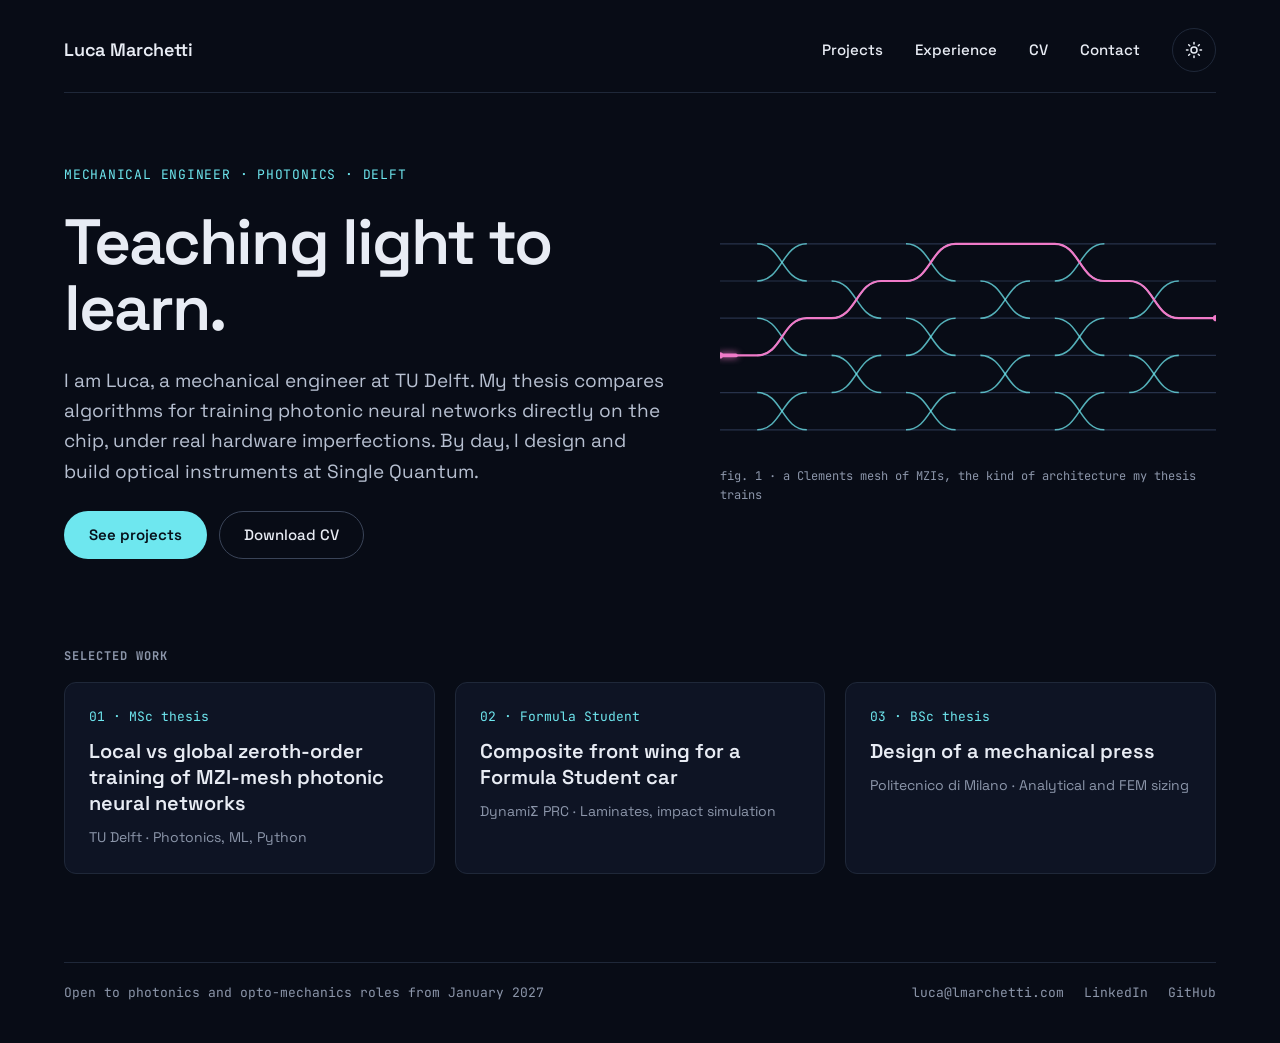
<file: index.html>
<!doctype html>
<html lang="en" data-theme="dark">
<head>
<meta charset="utf-8">
<meta name="viewport" content="width=device-width, initial-scale=1">
<title>Luca Marchetti — Mechanical engineer, photonics</title>
<meta name="description" content="Luca Marchetti, mechanical engineer at TU Delft working on photonic hardware for machine learning. Projects, experience and contact.">
<meta property="og:title" content="Luca Marchetti — Mechanical engineer, photonics">
<meta property="og:description" content="Photonics, mechanics and machine learning. MSc High-Tech Engineering at TU Delft.">
<meta property="og:url" content="https://lmarchetti.com/">
<link rel="icon" href="assets/favicon.svg" type="image/svg+xml">
<script>try{var t=localStorage.getItem('theme');if(t)document.documentElement.setAttribute('data-theme',t)}catch(e){}</script>
<link rel="preconnect" href="https://fonts.googleapis.com">
<link rel="preconnect" href="https://fonts.gstatic.com" crossorigin>
<link href="https://fonts.googleapis.com/css2?family=Space+Grotesk:wght@400;500;600;700&family=JetBrains+Mono:wght@400;500&display=swap" rel="stylesheet">
<link rel="stylesheet" href="assets/style.css">
<script src="assets/theme.js" defer></script>
</head>
<body>
<a class="skip" href="#content">Skip to content</a>
<div class="wrap">
<header class="site-header">
<a class="brand" href="index.html">Luca Marchetti</a>
<nav class="nav" aria-label="Main">
<a href="projects.html">Projects</a>
<a href="experience.html">Experience</a>
<a href="experience.html#cv">CV</a>
<a href="contact.html">Contact</a>
<button class="theme-toggle" type="button" aria-label="Switch to light theme">
<svg class="icon-sun" width="18" height="18" viewBox="0 0 24 24" fill="none" stroke="currentColor" stroke-width="2" stroke-linecap="round" aria-hidden="true"><circle cx="12" cy="12" r="4"/><path d="M12 2v2M12 20v2M4.9 4.9l1.4 1.4M17.7 17.7l1.4 1.4M2 12h2M20 12h2M4.9 19.1l1.4-1.4M17.7 6.3l1.4-1.4"/></svg>
<svg class="icon-moon" width="18" height="18" viewBox="0 0 24 24" fill="none" stroke="currentColor" stroke-width="2" stroke-linecap="round" stroke-linejoin="round" aria-hidden="true"><path d="M21 12.8A9 9 0 1 1 11.2 3a7 7 0 0 0 9.8 9.8z"/></svg>
</button>
</nav>
</header>

<main id="content">
<section class="hero">
<div class="hero-text">
<div class="eyebrow">Mechanical engineer · Photonics · Delft</div>
<h1>Teaching light to learn.</h1>
<p>I am Luca, a mechanical engineer at TU Delft. My thesis compares algorithms for training photonic neural networks directly on the chip, under real hardware imperfections. By day, I design and build optical instruments at Single Quantum.</p>
<div class="btn-row">
<a class="btn btn-primary" href="projects.html">See projects</a>
<a class="btn btn-ghost" href="assets/Luca_Marchetti_CV.pdf" download>Download CV</a>
</div>
</div>
<figure class="mesh">
<svg viewBox="0 0 800 380" role="img" aria-label="Stylised mesh of Mach-Zehnder interferometers with one light path highlighted">
<g class="wg">
<path d="M0 40 H800"/><path d="M0 100 H800"/><path d="M0 160 H800"/><path d="M0 220 H800"/><path d="M0 280 H800"/><path d="M0 340 H800"/>
</g>
<g class="mzi">
<path d="M60 40 C100 40,100 100,140 100"/><path d="M60 100 C100 100,100 40,140 40"/>
<path d="M60 160 C100 160,100 220,140 220"/><path d="M60 220 C100 220,100 160,140 160"/>
<path d="M60 280 C100 280,100 340,140 340"/><path d="M60 340 C100 340,100 280,140 280"/>
<path d="M180 100 C220 100,220 160,260 160"/><path d="M180 160 C220 160,220 100,260 100"/>
<path d="M180 220 C220 220,220 280,260 280"/><path d="M180 280 C220 280,220 220,260 220"/>
<path d="M300 40 C340 40,340 100,380 100"/><path d="M300 100 C340 100,340 40,380 40"/>
<path d="M300 160 C340 160,340 220,380 220"/><path d="M300 220 C340 220,340 160,380 160"/>
<path d="M300 280 C340 280,340 340,380 340"/><path d="M300 340 C340 340,340 280,380 280"/>
<path d="M420 100 C460 100,460 160,500 160"/><path d="M420 160 C460 160,460 100,500 100"/>
<path d="M420 220 C460 220,460 280,500 280"/><path d="M420 280 C460 280,460 220,500 220"/>
<path d="M540 40 C580 40,580 100,620 100"/><path d="M540 100 C580 100,580 40,620 40"/>
<path d="M540 160 C580 160,580 220,620 220"/><path d="M540 220 C580 220,580 160,620 160"/>
<path d="M540 280 C580 280,580 340,620 340"/><path d="M540 340 C580 340,580 280,620 280"/>
<path d="M660 100 C700 100,700 160,740 160"/><path d="M660 160 C700 160,700 100,740 100"/>
<path d="M660 220 C700 220,700 280,740 280"/><path d="M660 280 C700 280,700 220,740 220"/>
</g>
<path class="light" d="M0 220 H60 C100 220,100 160,140 160 H180 C220 160,220 100,260 100 H300 C340 100,340 40,380 40 H540 C580 40,580 100,620 100 H660 C700 100,700 160,740 160 H800"/>
<path class="pulse" pathLength="1440" d="M0 220 H60 C100 220,100 160,140 160 H180 C220 160,220 100,260 100 H300 C340 100,340 40,380 40 H540 C580 40,580 100,620 100 H660 C700 100,700 160,740 160 H800"/>
<circle class="light-dot" cx="0" cy="220" r="5"/><circle class="light-dot" cx="800" cy="160" r="5"/>
</svg>
<figcaption>fig. 1 · a Clements mesh of MZIs, the kind of architecture my thesis trains</figcaption>
</figure>
</section>

<section class="section" aria-labelledby="work">
<h2 class="label" id="work" style="margin:0">Selected work</h2>
<div class="cards">
<a class="card" href="projects/thesis.html">
<span class="kicker">01 · MSc thesis</span>
<span class="title">Local vs global zeroth-order training of MZI-mesh photonic neural networks</span>
<span class="meta">TU Delft · Photonics, ML, Python</span>
</a>
<a class="card" href="projects/front-wing.html">
<span class="kicker">02 · Formula Student</span>
<span class="title">Composite front wing for a Formula Student car</span>
<span class="meta">DynamiΣ PRC · Laminates, impact simulation</span>
</a>
<div class="card">
<span class="kicker">03 · BSc thesis</span>
<span class="title">Design of a mechanical press</span>
<span class="meta">Politecnico di Milano · Analytical and FEM sizing</span>
</div>
</div>
</section>
</main>

<footer class="site-footer">
<span>Open to photonics and opto-mechanics roles from January 2027</span>
<span class="links"><a href="mailto:luca@lmarchetti.com">luca@lmarchetti.com</a><a href="[LINKEDIN_URL]">LinkedIn</a><a href="https://github.com/l85196813-create">GitHub</a></span>
</footer>
</div>
</body>
</html>
</file>
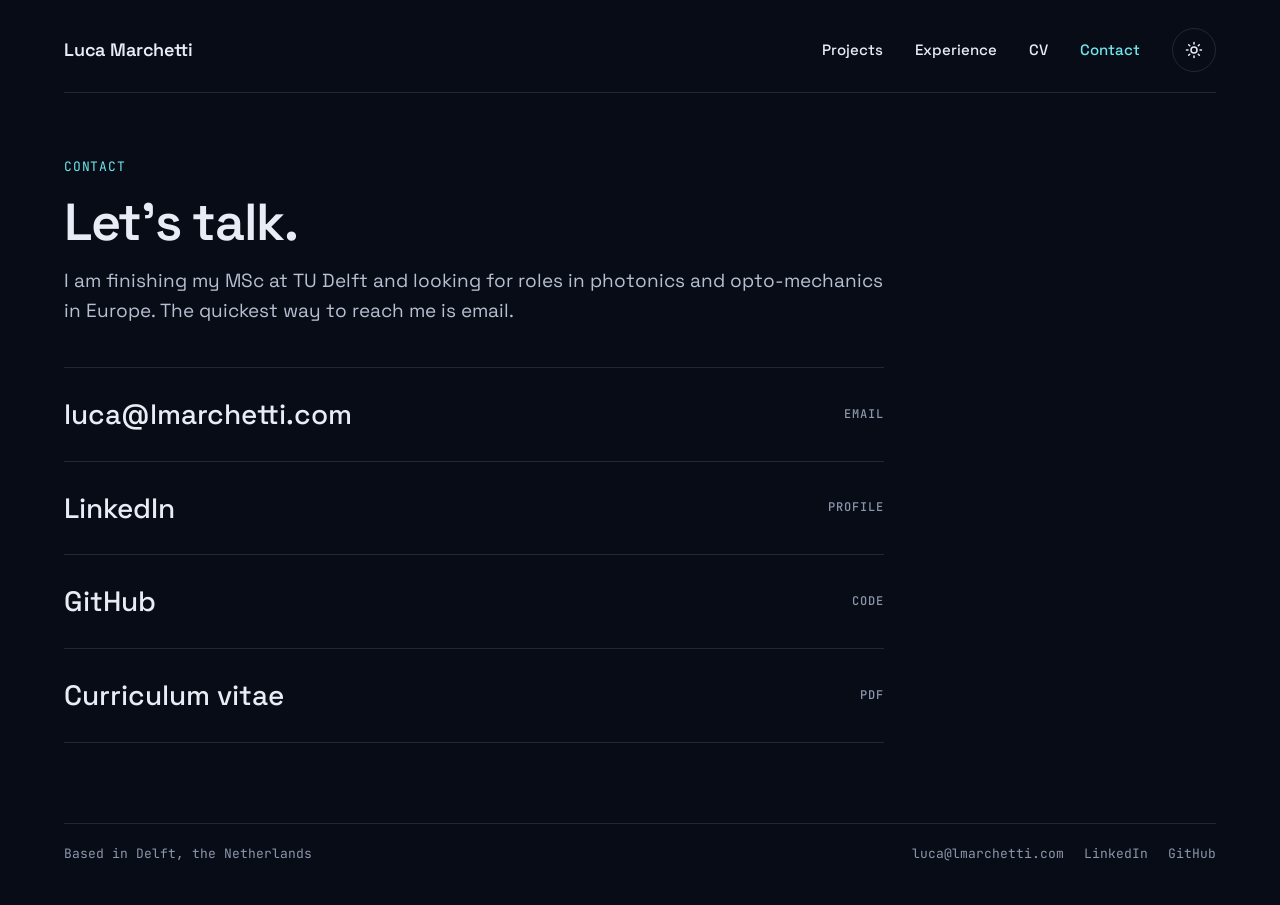
<file: contact.html>
<!doctype html>
<html lang="en" data-theme="dark">
<head>
<meta charset="utf-8">
<meta name="viewport" content="width=device-width, initial-scale=1">
<title>Contact — Luca Marchetti</title>
<meta name="description" content="Get in touch with Luca Marchetti.">
<link rel="icon" href="assets/favicon.svg" type="image/svg+xml">
<script>try{var t=localStorage.getItem('theme');if(t)document.documentElement.setAttribute('data-theme',t)}catch(e){}</script>
<link rel="preconnect" href="https://fonts.googleapis.com">
<link rel="preconnect" href="https://fonts.gstatic.com" crossorigin>
<link href="https://fonts.googleapis.com/css2?family=Space+Grotesk:wght@400;500;600;700&family=JetBrains+Mono:wght@400;500&display=swap" rel="stylesheet">
<link rel="stylesheet" href="assets/style.css">
<script src="assets/theme.js" defer></script>
</head>
<body>
<a class="skip" href="#content">Skip to content</a>
<div class="wrap">
<header class="site-header">
<a class="brand" href="index.html">Luca Marchetti</a>
<nav class="nav" aria-label="Main">
<a href="projects.html">Projects</a>
<a href="experience.html">Experience</a>
<a href="experience.html#cv">CV</a>
<a href="contact.html" aria-current="page">Contact</a>
<button class="theme-toggle" type="button" aria-label="Switch to light theme">
<svg class="icon-sun" width="18" height="18" viewBox="0 0 24 24" fill="none" stroke="currentColor" stroke-width="2" stroke-linecap="round" aria-hidden="true"><circle cx="12" cy="12" r="4"/><path d="M12 2v2M12 20v2M4.9 4.9l1.4 1.4M17.7 17.7l1.4 1.4M2 12h2M20 12h2M4.9 19.1l1.4-1.4M17.7 6.3l1.4-1.4"/></svg>
<svg class="icon-moon" width="18" height="18" viewBox="0 0 24 24" fill="none" stroke="currentColor" stroke-width="2" stroke-linecap="round" stroke-linejoin="round" aria-hidden="true"><path d="M21 12.8A9 9 0 1 1 11.2 3a7 7 0 0 0 9.8 9.8z"/></svg>
</button>
</nav>
</header>

<main id="content">
<div class="page-head">
<div class="eyebrow">Contact</div>
<h1>Let's talk.</h1>
<p>I am finishing my MSc at TU Delft and looking for roles in photonics and opto-mechanics in Europe. The quickest way to reach me is email.</p>
</div>
<ul class="contact-list">
<li><a href="mailto:luca@lmarchetti.com"><span>luca@lmarchetti.com</span><span class="label">Email</span></a></li>
<li><a href="[LINKEDIN_URL]"><span>LinkedIn</span><span class="label">Profile</span></a></li>
<li><a href="https://github.com/l85196813-create"><span>GitHub</span><span class="label">Code</span></a></li>
<li><a href="assets/Luca_Marchetti_CV.pdf" download><span>Curriculum vitae</span><span class="label">PDF</span></a></li>
</ul>
</main>

<footer class="site-footer">
<span>Based in Delft, the Netherlands</span>
<span class="links"><a href="mailto:luca@lmarchetti.com">luca@lmarchetti.com</a><a href="[LINKEDIN_URL]">LinkedIn</a><a href="https://github.com/l85196813-create">GitHub</a></span>
</footer>
</div>
</body>
</html>
</file>
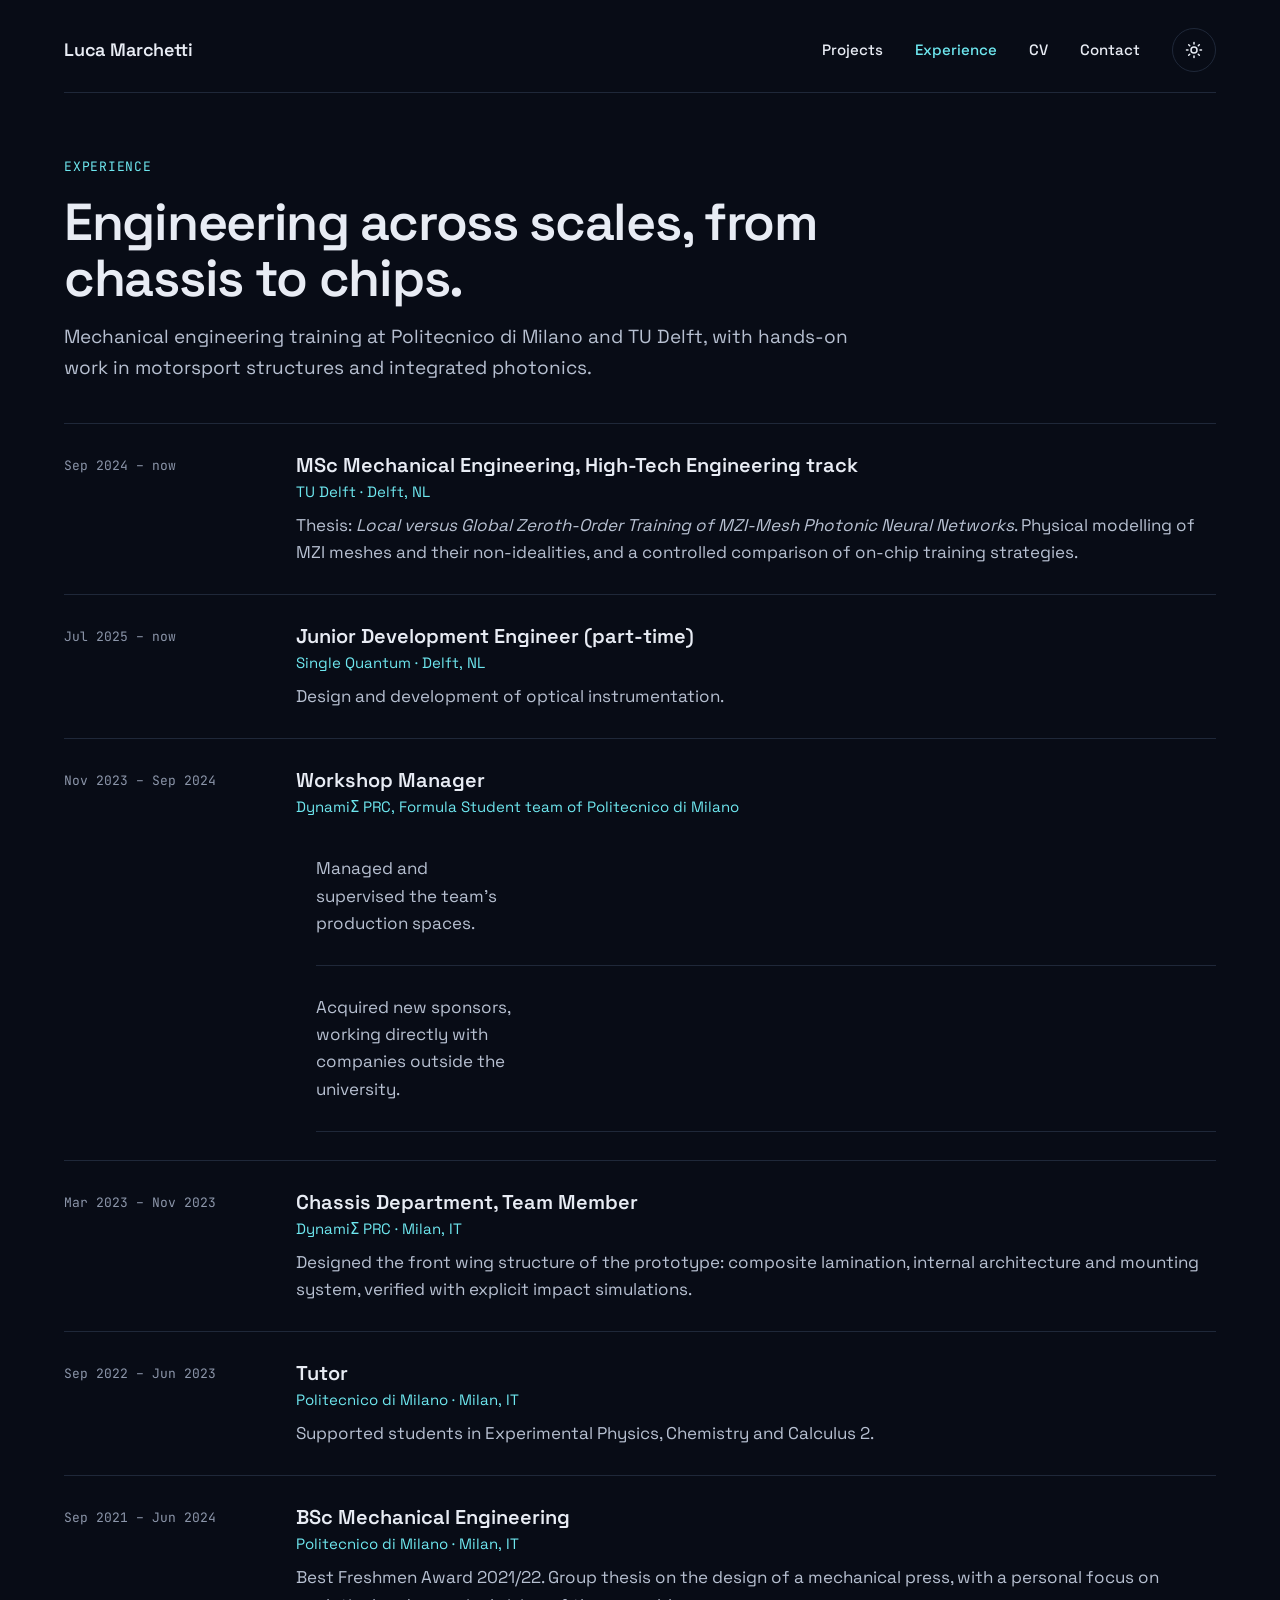
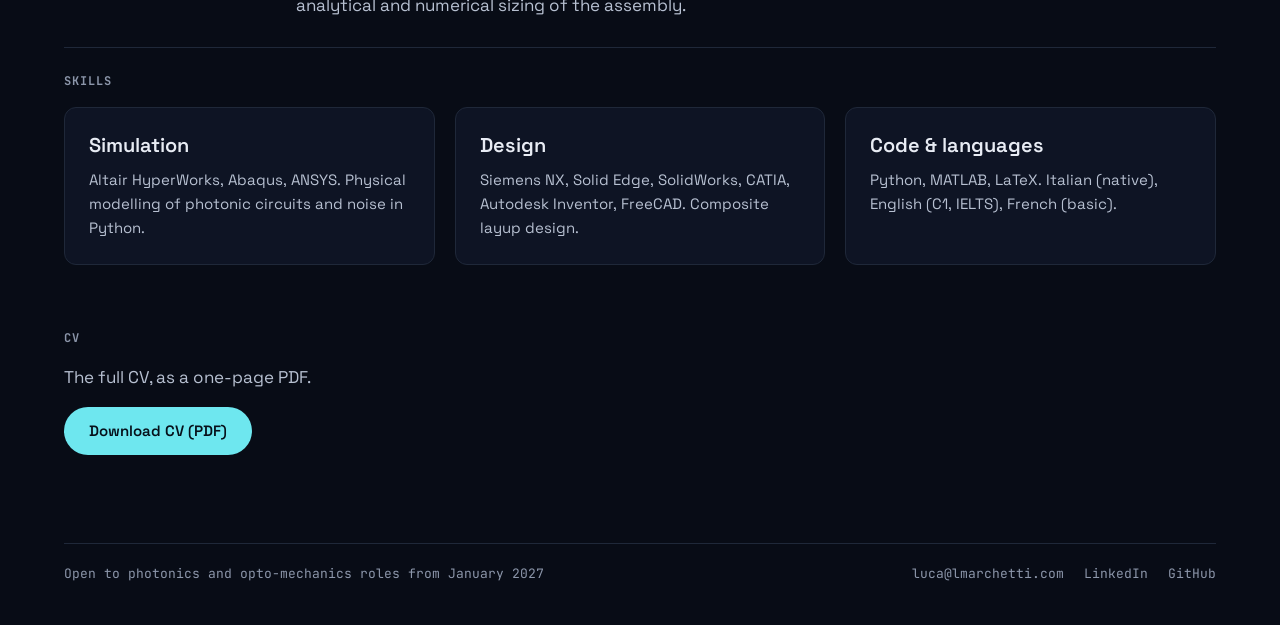
<file: experience.html>
<!doctype html>
<html lang="en" data-theme="dark">
<head>
<meta charset="utf-8">
<meta name="viewport" content="width=device-width, initial-scale=1">
<title>Experience — Luca Marchetti</title>
<meta name="description" content="Education, work and team experience of Luca Marchetti: TU Delft, Politecnico di Milano, DynamiΣ PRC.">
<link rel="icon" href="assets/favicon.svg" type="image/svg+xml">
<script>try{var t=localStorage.getItem('theme');if(t)document.documentElement.setAttribute('data-theme',t)}catch(e){}</script>
<link rel="preconnect" href="https://fonts.googleapis.com">
<link rel="preconnect" href="https://fonts.gstatic.com" crossorigin>
<link href="https://fonts.googleapis.com/css2?family=Space+Grotesk:wght@400;500;600;700&family=JetBrains+Mono:wght@400;500&display=swap" rel="stylesheet">
<link rel="stylesheet" href="assets/style.css">
<script src="assets/theme.js" defer></script>
</head>
<body>
<a class="skip" href="#content">Skip to content</a>
<div class="wrap">
<header class="site-header">
<a class="brand" href="index.html">Luca Marchetti</a>
<nav class="nav" aria-label="Main">
<a href="projects.html">Projects</a>
<a href="experience.html" aria-current="page">Experience</a>
<a href="experience.html#cv">CV</a>
<a href="contact.html">Contact</a>
<button class="theme-toggle" type="button" aria-label="Switch to light theme">
<svg class="icon-sun" width="18" height="18" viewBox="0 0 24 24" fill="none" stroke="currentColor" stroke-width="2" stroke-linecap="round" aria-hidden="true"><circle cx="12" cy="12" r="4"/><path d="M12 2v2M12 20v2M4.9 4.9l1.4 1.4M17.7 17.7l1.4 1.4M2 12h2M20 12h2M4.9 19.1l1.4-1.4M17.7 6.3l1.4-1.4"/></svg>
<svg class="icon-moon" width="18" height="18" viewBox="0 0 24 24" fill="none" stroke="currentColor" stroke-width="2" stroke-linecap="round" stroke-linejoin="round" aria-hidden="true"><path d="M21 12.8A9 9 0 1 1 11.2 3a7 7 0 0 0 9.8 9.8z"/></svg>
</button>
</nav>
</header>

<main id="content">
<div class="page-head">
<div class="eyebrow">Experience</div>
<h1>Engineering across scales, from chassis to chips.</h1>
<p>Mechanical engineering training at Politecnico di Milano and TU Delft, with hands-on work in motorsport structures and integrated photonics.</p>
</div>

<ol class="timeline">
<li>
<div class="when">Sep 2024 – now</div>
<div>
<h3>MSc Mechanical Engineering, High-Tech Engineering track</h3>
<div class="where">TU Delft · Delft, NL</div>
<p>Thesis: <em>Local versus Global Zeroth-Order Training of MZI-Mesh Photonic Neural Networks</em>. Physical modelling of MZI meshes and their non-idealities, and a controlled comparison of on-chip training strategies.</p>
</div>
</li>
<li>
<div class="when">Jul 2025 – now</div>
<div>
<h3>Junior Development Engineer (part-time)</h3>
<div class="where">Single Quantum · Delft, NL</div>
<p>Design and development of optical instrumentation.</p>
</div>
</li>
<li>
<div class="when">Nov 2023 – Sep 2024</div>
<div>
<h3>Workshop Manager</h3>
<div class="where">DynamiΣ PRC, Formula Student team of Politecnico di Milano</div>
<ul>
<li>Managed and supervised the team's production spaces.</li>
<li>Acquired new sponsors, working directly with companies outside the university.</li>
</ul>
</div>
</li>
<li>
<div class="when">Mar 2023 – Nov 2023</div>
<div>
<h3>Chassis Department, Team Member</h3>
<div class="where">DynamiΣ PRC · Milan, IT</div>
<p>Designed the front wing structure of the prototype: composite lamination, internal architecture and mounting system, verified with explicit impact simulations.</p>
</div>
</li>
<li>
<div class="when">Sep 2022 – Jun 2023</div>
<div>
<h3>Tutor</h3>
<div class="where">Politecnico di Milano · Milan, IT</div>
<p>Supported students in Experimental Physics, Chemistry and Calculus 2.</p>
</div>
</li>
<li>
<div class="when">Sep 2021 – Jun 2024</div>
<div>
<h3>BSc Mechanical Engineering</h3>
<div class="where">Politecnico di Milano · Milan, IT</div>
<p>Best Freshmen Award 2021/22. Group thesis on the design of a mechanical press, with a personal focus on analytical and numerical sizing of the assembly.</p>
</div>
</li>
</ol>

<section class="section" aria-labelledby="skills">
<h2 class="label" id="skills" style="margin:0">Skills</h2>
<div class="skills">
<div class="card">
<span class="title">Simulation</span>
<p>Altair HyperWorks, Abaqus, ANSYS. Physical modelling of photonic circuits and noise in Python.</p>
</div>
<div class="card">
<span class="title">Design</span>
<p>Siemens NX, Solid Edge, SolidWorks, CATIA, Autodesk Inventor, FreeCAD. Composite layup design.</p>
</div>
<div class="card">
<span class="title">Code &amp; languages</span>
<p>Python, MATLAB, LaTeX. Italian (native), English (C1, IELTS), French (basic).</p>
</div>
</div>
</section>

<section class="section" id="cv" aria-labelledby="cv-title">
<h2 class="label" id="cv-title" style="margin:0">CV</h2>
<p style="margin:0;color:var(--muted);max-width:640px">The full CV, as a one-page PDF.</p>
<div class="btn-row"><a class="btn btn-primary" href="assets/Luca_Marchetti_CV.pdf" download>Download CV (PDF)</a></div>
</section>
</main>

<footer class="site-footer">
<span>Open to photonics and opto-mechanics roles from January 2027</span>
<span class="links"><a href="mailto:luca@lmarchetti.com">luca@lmarchetti.com</a><a href="[LINKEDIN_URL]">LinkedIn</a><a href="https://github.com/l85196813-create">GitHub</a></span>
</footer>
</div>
</body>
</html>
</file>
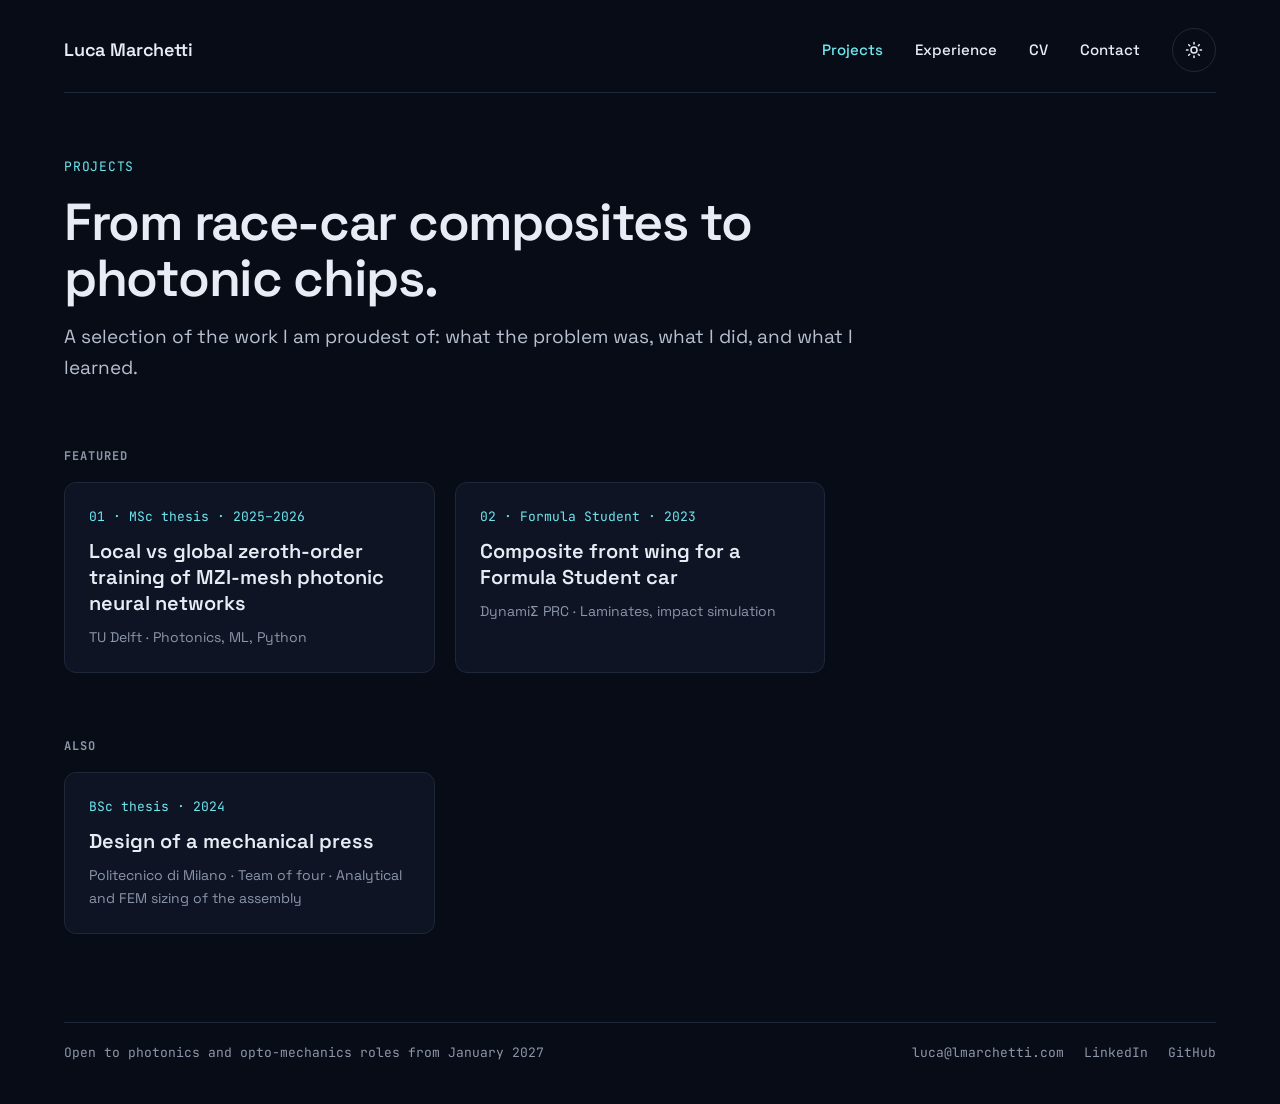
<file: projects.html>
<!doctype html>
<html lang="en" data-theme="dark">
<head>
<meta charset="utf-8">
<meta name="viewport" content="width=device-width, initial-scale=1">
<title>Projects — Luca Marchetti</title>
<meta name="description" content="Selected projects by Luca Marchetti: photonic neural networks, Formula Student composites.">
<link rel="icon" href="assets/favicon.svg" type="image/svg+xml">
<script>try{var t=localStorage.getItem('theme');if(t)document.documentElement.setAttribute('data-theme',t)}catch(e){}</script>
<link rel="preconnect" href="https://fonts.googleapis.com">
<link rel="preconnect" href="https://fonts.gstatic.com" crossorigin>
<link href="https://fonts.googleapis.com/css2?family=Space+Grotesk:wght@400;500;600;700&family=JetBrains+Mono:wght@400;500&display=swap" rel="stylesheet">
<link rel="stylesheet" href="assets/style.css">
<script src="assets/theme.js" defer></script>
</head>
<body>
<a class="skip" href="#content">Skip to content</a>
<div class="wrap">
<header class="site-header">
<a class="brand" href="index.html">Luca Marchetti</a>
<nav class="nav" aria-label="Main">
<a href="projects.html" aria-current="page">Projects</a>
<a href="experience.html">Experience</a>
<a href="experience.html#cv">CV</a>
<a href="contact.html">Contact</a>
<button class="theme-toggle" type="button" aria-label="Switch to light theme">
<svg class="icon-sun" width="18" height="18" viewBox="0 0 24 24" fill="none" stroke="currentColor" stroke-width="2" stroke-linecap="round" aria-hidden="true"><circle cx="12" cy="12" r="4"/><path d="M12 2v2M12 20v2M4.9 4.9l1.4 1.4M17.7 17.7l1.4 1.4M2 12h2M20 12h2M4.9 19.1l1.4-1.4M17.7 6.3l1.4-1.4"/></svg>
<svg class="icon-moon" width="18" height="18" viewBox="0 0 24 24" fill="none" stroke="currentColor" stroke-width="2" stroke-linecap="round" stroke-linejoin="round" aria-hidden="true"><path d="M21 12.8A9 9 0 1 1 11.2 3a7 7 0 0 0 9.8 9.8z"/></svg>
</button>
</nav>
</header>

<main id="content">
<div class="page-head">
<div class="eyebrow">Projects</div>
<h1>From race-car composites to photonic chips.</h1>
<p>A selection of the work I am proudest of: what the problem was, what I did, and what I learned.</p>
</div>

<section class="section" aria-labelledby="featured">
<h2 class="label" id="featured" style="margin:0">Featured</h2>
<div class="cards">
<a class="card" href="projects/thesis.html">
<span class="kicker">01 · MSc thesis · 2025–2026</span>
<span class="title">Local vs global zeroth-order training of MZI-mesh photonic neural networks</span>
<span class="meta">TU Delft · Photonics, ML, Python</span>
</a>
<a class="card" href="projects/front-wing.html">
<span class="kicker">02 · Formula Student · 2023</span>
<span class="title">Composite front wing for a Formula Student car</span>
<span class="meta">DynamiΣ PRC · Laminates, impact simulation</span>
</a>
</div>
</section>

<section class="section" aria-labelledby="more">
<h2 class="label" id="more" style="margin:0">Also</h2>
<div class="cards">
<div class="card">
<span class="kicker">BSc thesis · 2024</span>
<span class="title">Design of a mechanical press</span>
<span class="meta">Politecnico di Milano · Team of four · Analytical and FEM sizing of the assembly</span>
</div>
</div>
</section>
</main>

<footer class="site-footer">
<span>Open to photonics and opto-mechanics roles from January 2027</span>
<span class="links"><a href="mailto:luca@lmarchetti.com">luca@lmarchetti.com</a><a href="[LINKEDIN_URL]">LinkedIn</a><a href="https://github.com/l85196813-create">GitHub</a></span>
</footer>
</div>
</body>
</html>
</file>
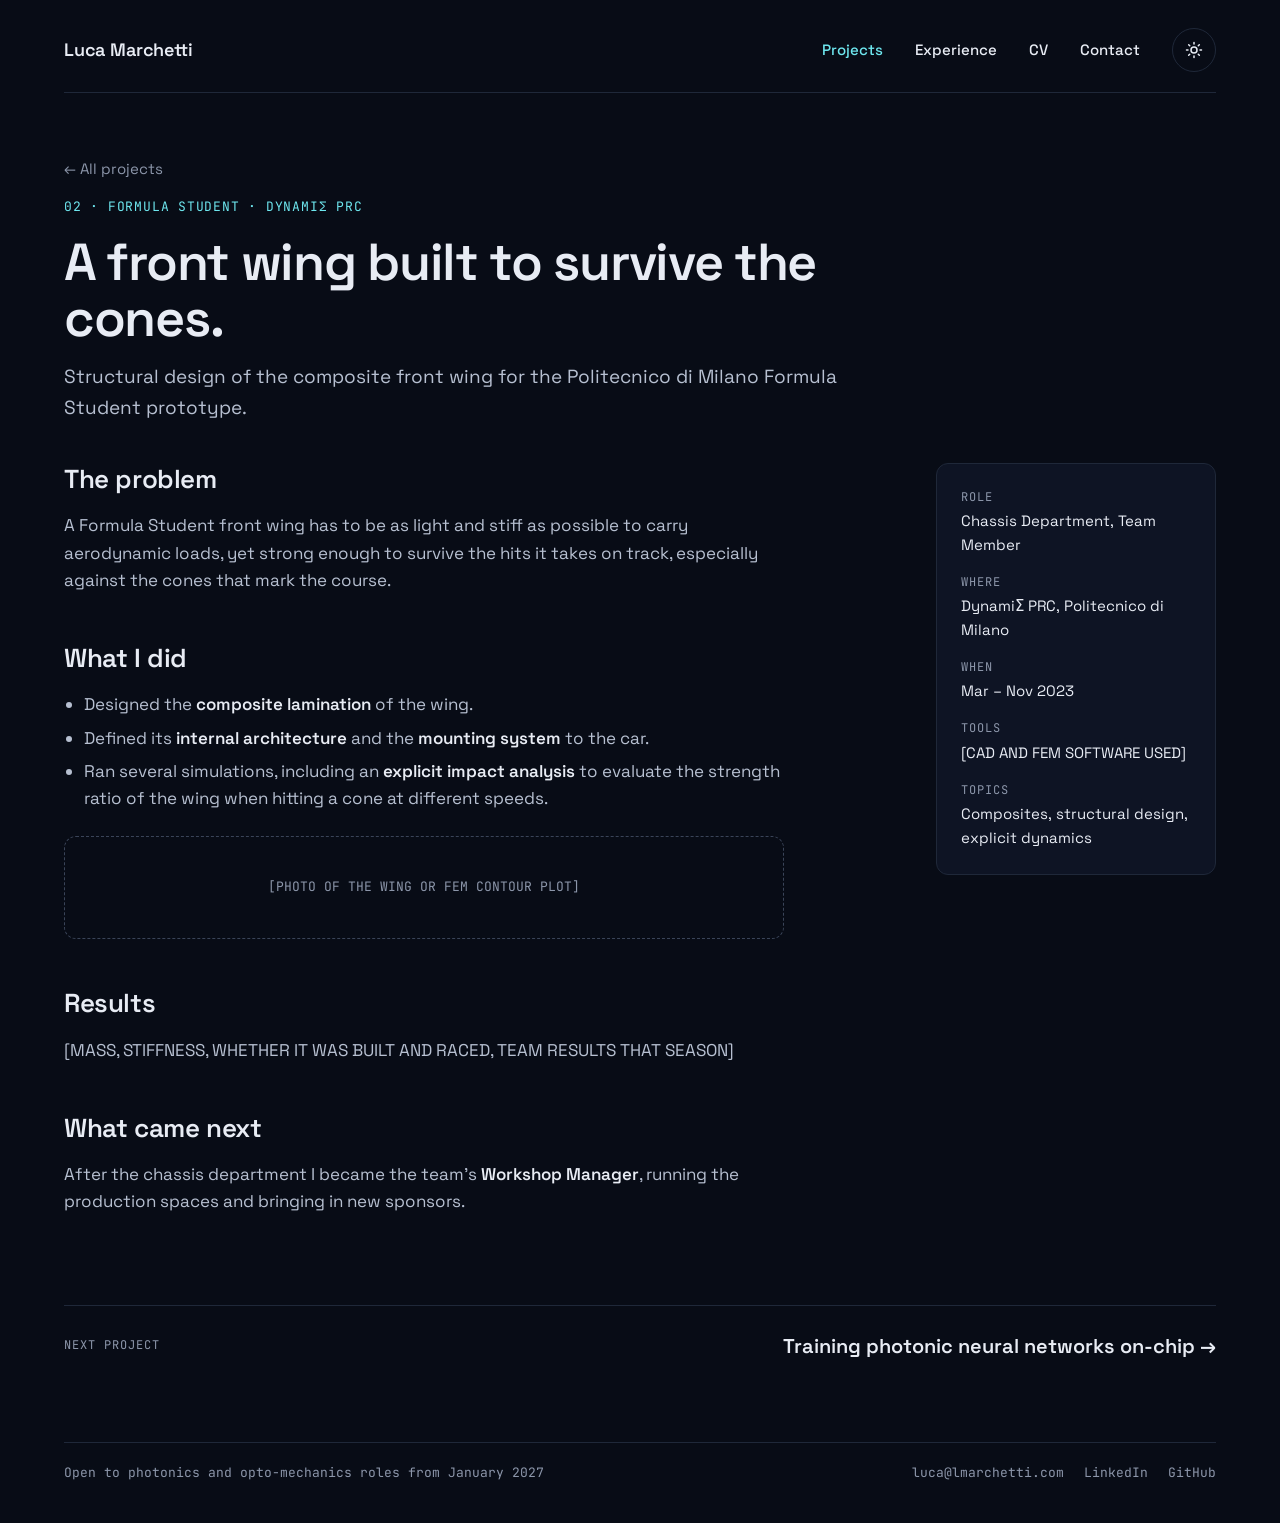
<file: projects/front-wing.html>
<!doctype html>
<html lang="en" data-theme="dark">
<head>
<meta charset="utf-8">
<meta name="viewport" content="width=device-width, initial-scale=1">
<title>Composite front wing, Formula Student — Luca Marchetti</title>
<meta name="description" content="Design of the composite front wing structure for the DynamiΣ PRC Formula Student prototype, with explicit impact simulations.">
<link rel="icon" href="../assets/favicon.svg" type="image/svg+xml">
<script>try{var t=localStorage.getItem('theme');if(t)document.documentElement.setAttribute('data-theme',t)}catch(e){}</script>
<link rel="preconnect" href="https://fonts.googleapis.com">
<link rel="preconnect" href="https://fonts.gstatic.com" crossorigin>
<link href="https://fonts.googleapis.com/css2?family=Space+Grotesk:wght@400;500;600;700&family=JetBrains+Mono:wght@400;500&display=swap" rel="stylesheet">
<link rel="stylesheet" href="../assets/style.css">
<script src="../assets/theme.js" defer></script>
</head>
<body>
<a class="skip" href="#content">Skip to content</a>
<div class="wrap">
<header class="site-header">
<a class="brand" href="../index.html">Luca Marchetti</a>
<nav class="nav" aria-label="Main">
<a href="../projects.html" aria-current="page">Projects</a>
<a href="../experience.html">Experience</a>
<a href="../experience.html#cv">CV</a>
<a href="../contact.html">Contact</a>
<button class="theme-toggle" type="button" aria-label="Switch to light theme">
<svg class="icon-sun" width="18" height="18" viewBox="0 0 24 24" fill="none" stroke="currentColor" stroke-width="2" stroke-linecap="round" aria-hidden="true"><circle cx="12" cy="12" r="4"/><path d="M12 2v2M12 20v2M4.9 4.9l1.4 1.4M17.7 17.7l1.4 1.4M2 12h2M20 12h2M4.9 19.1l1.4-1.4M17.7 6.3l1.4-1.4"/></svg>
<svg class="icon-moon" width="18" height="18" viewBox="0 0 24 24" fill="none" stroke="currentColor" stroke-width="2" stroke-linecap="round" stroke-linejoin="round" aria-hidden="true"><path d="M21 12.8A9 9 0 1 1 11.2 3a7 7 0 0 0 9.8 9.8z"/></svg>
</button>
</nav>
</header>

<main id="content">
<div class="page-head">
<a class="back" href="../projects.html">← All projects</a>
<div class="eyebrow">02 · Formula Student · DynamiΣ PRC</div>
<h1>A front wing built to survive the cones.</h1>
<p>Structural design of the composite front wing for the Politecnico di Milano Formula Student prototype.</p>
</div>

<div class="project">
<article class="prose">
<h2>The problem</h2>
<p>A Formula Student front wing has to be as light and stiff as possible to carry aerodynamic loads, yet strong enough to survive the hits it takes on track, especially against the cones that mark the course.</p>

<h2>What I did</h2>
<ul>
<li>Designed the <strong>composite lamination</strong> of the wing.</li>
<li>Defined its <strong>internal architecture</strong> and the <strong>mounting system</strong> to the car.</li>
<li>Ran several simulations, including an <strong>explicit impact analysis</strong> to evaluate the strength ratio of the wing when hitting a cone at different speeds.</li>
</ul>

<div class="placeholder">[PHOTO OF THE WING OR FEM CONTOUR PLOT]</div>

<h2>Results</h2>
<p>[MASS, STIFFNESS, WHETHER IT WAS BUILT AND RACED, TEAM RESULTS THAT SEASON]</p>

<h2>What came next</h2>
<p>After the chassis department I became the team's <strong>Workshop Manager</strong>, running the production spaces and bringing in new sponsors.</p>
</article>

<aside class="facts" aria-label="Project facts">
<dl>
<div><dt>Role</dt><dd>Chassis Department, Team Member</dd></div>
<div><dt>Where</dt><dd>DynamiΣ PRC, Politecnico di Milano</dd></div>
<div><dt>When</dt><dd>Mar – Nov 2023</dd></div>
<div><dt>Tools</dt><dd>[CAD AND FEM SOFTWARE USED]</dd></div>
<div><dt>Topics</dt><dd>Composites, structural design, explicit dynamics</dd></div>
</dl>
</aside>
</div>

<div class="next-project">
<span class="label">Next project</span>
<a href="thesis.html">Training photonic neural networks on-chip →</a>
</div>
</main>

<footer class="site-footer">
<span>Open to photonics and opto-mechanics roles from January 2027</span>
<span class="links"><a href="mailto:luca@lmarchetti.com">luca@lmarchetti.com</a><a href="[LINKEDIN_URL]">LinkedIn</a><a href="https://github.com/l85196813-create">GitHub</a></span>
</footer>
</div>
</body>
</html>
</file>
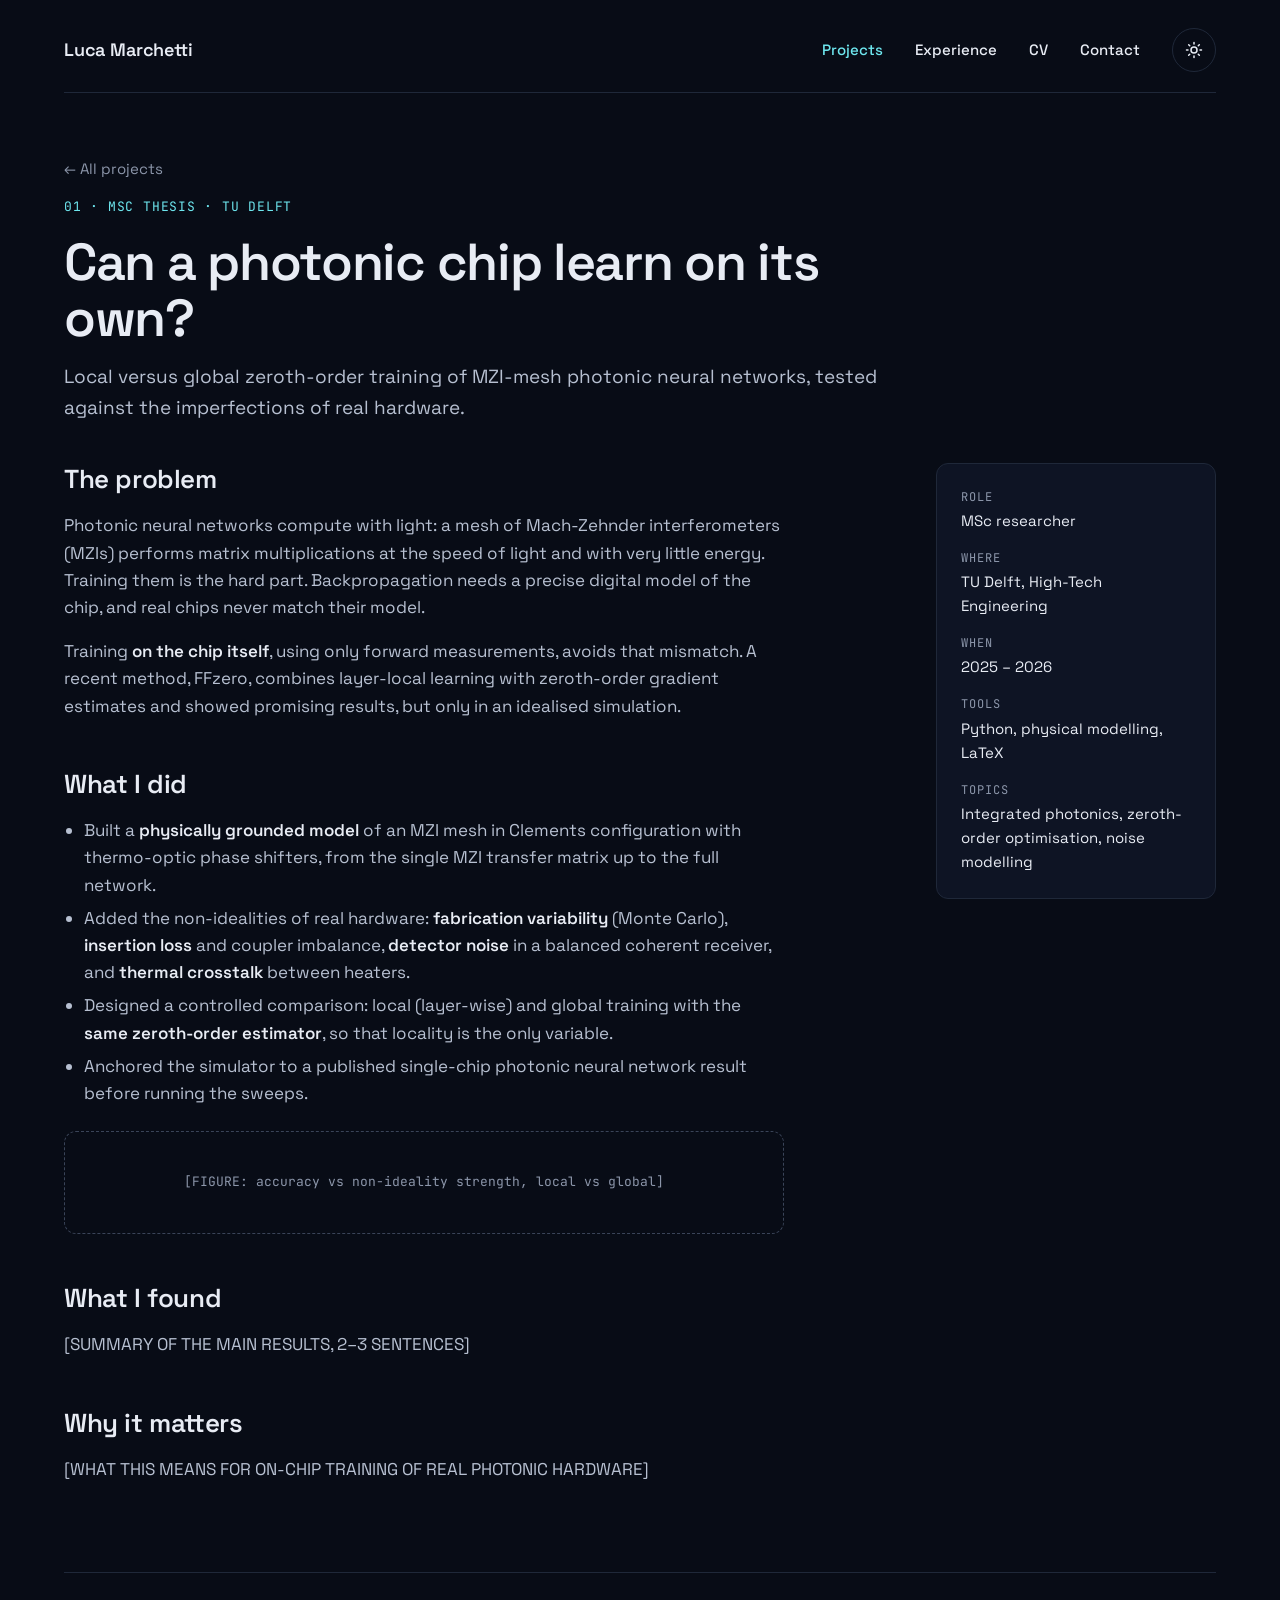
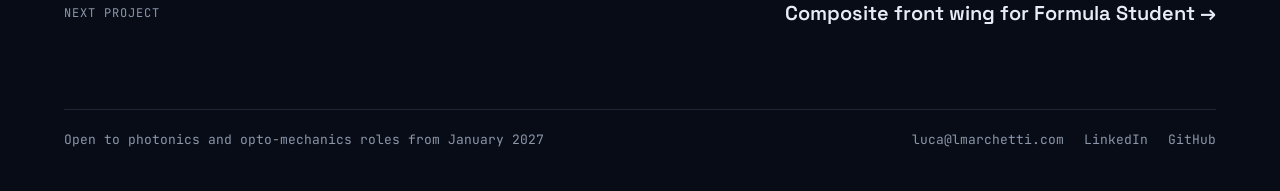
<file: projects/thesis.html>
<!doctype html>
<html lang="en" data-theme="dark">
<head>
<meta charset="utf-8">
<meta name="viewport" content="width=device-width, initial-scale=1">
<title>MSc thesis: training photonic neural networks on-chip — Luca Marchetti</title>
<meta name="description" content="Local versus global zeroth-order training of MZI-mesh photonic neural networks under realistic hardware non-idealities. MSc thesis at TU Delft.">
<link rel="icon" href="../assets/favicon.svg" type="image/svg+xml">
<script>try{var t=localStorage.getItem('theme');if(t)document.documentElement.setAttribute('data-theme',t)}catch(e){}</script>
<link rel="preconnect" href="https://fonts.googleapis.com">
<link rel="preconnect" href="https://fonts.gstatic.com" crossorigin>
<link href="https://fonts.googleapis.com/css2?family=Space+Grotesk:wght@400;500;600;700&family=JetBrains+Mono:wght@400;500&display=swap" rel="stylesheet">
<link rel="stylesheet" href="../assets/style.css">
<script src="../assets/theme.js" defer></script>
</head>
<body>
<a class="skip" href="#content">Skip to content</a>
<div class="wrap">
<header class="site-header">
<a class="brand" href="../index.html">Luca Marchetti</a>
<nav class="nav" aria-label="Main">
<a href="../projects.html" aria-current="page">Projects</a>
<a href="../experience.html">Experience</a>
<a href="../experience.html#cv">CV</a>
<a href="../contact.html">Contact</a>
<button class="theme-toggle" type="button" aria-label="Switch to light theme">
<svg class="icon-sun" width="18" height="18" viewBox="0 0 24 24" fill="none" stroke="currentColor" stroke-width="2" stroke-linecap="round" aria-hidden="true"><circle cx="12" cy="12" r="4"/><path d="M12 2v2M12 20v2M4.9 4.9l1.4 1.4M17.7 17.7l1.4 1.4M2 12h2M20 12h2M4.9 19.1l1.4-1.4M17.7 6.3l1.4-1.4"/></svg>
<svg class="icon-moon" width="18" height="18" viewBox="0 0 24 24" fill="none" stroke="currentColor" stroke-width="2" stroke-linecap="round" stroke-linejoin="round" aria-hidden="true"><path d="M21 12.8A9 9 0 1 1 11.2 3a7 7 0 0 0 9.8 9.8z"/></svg>
</button>
</nav>
</header>

<main id="content">
<div class="page-head">
<a class="back" href="../projects.html">← All projects</a>
<div class="eyebrow">01 · MSc thesis · TU Delft</div>
<h1>Can a photonic chip learn on its own?</h1>
<p>Local versus global zeroth-order training of MZI-mesh photonic neural networks, tested against the imperfections of real hardware.</p>
</div>

<div class="project">
<article class="prose">
<h2>The problem</h2>
<p>Photonic neural networks compute with light: a mesh of Mach-Zehnder interferometers (MZIs) performs matrix multiplications at the speed of light and with very little energy. Training them is the hard part. Backpropagation needs a precise digital model of the chip, and real chips never match their model.</p>
<p>Training <strong>on the chip itself</strong>, using only forward measurements, avoids that mismatch. A recent method, FFzero, combines layer-local learning with zeroth-order gradient estimates and showed promising results, but only in an idealised simulation.</p>

<h2>What I did</h2>
<ul>
<li>Built a <strong>physically grounded model</strong> of an MZI mesh in Clements configuration with thermo-optic phase shifters, from the single MZI transfer matrix up to the full network.</li>
<li>Added the non-idealities of real hardware: <strong>fabrication variability</strong> (Monte Carlo), <strong>insertion loss</strong> and coupler imbalance, <strong>detector noise</strong> in a balanced coherent receiver, and <strong>thermal crosstalk</strong> between heaters.</li>
<li>Designed a controlled comparison: local (layer-wise) and global training with the <strong>same zeroth-order estimator</strong>, so that locality is the only variable.</li>
<li>Anchored the simulator to a published single-chip photonic neural network result before running the sweeps.</li>
</ul>

<div class="placeholder">[FIGURE: accuracy vs non-ideality strength, local vs global]</div>

<h2>What I found</h2>
<p>[SUMMARY OF THE MAIN RESULTS, 2–3 SENTENCES]</p>

<h2>Why it matters</h2>
<p>[WHAT THIS MEANS FOR ON-CHIP TRAINING OF REAL PHOTONIC HARDWARE]</p>
</article>

<aside class="facts" aria-label="Project facts">
<dl>
<div><dt>Role</dt><dd>MSc researcher</dd></div>
<div><dt>Where</dt><dd>TU Delft, High-Tech Engineering</dd></div>
<div><dt>When</dt><dd>2025 – 2026</dd></div>
<div><dt>Tools</dt><dd>Python, physical modelling, LaTeX</dd></div>
<div><dt>Topics</dt><dd>Integrated photonics, zeroth-order optimisation, noise modelling</dd></div>
</dl>
</aside>
</div>

<div class="next-project">
<span class="label">Next project</span>
<a href="front-wing.html">Composite front wing for Formula Student →</a>
</div>
</main>

<footer class="site-footer">
<span>Open to photonics and opto-mechanics roles from January 2027</span>
<span class="links"><a href="mailto:luca@lmarchetti.com">luca@lmarchetti.com</a><a href="[LINKEDIN_URL]">LinkedIn</a><a href="https://github.com/l85196813-create">GitHub</a></span>
</footer>
</div>
</body>
</html>
</file>
<file: assets/style.css>
/* lmarchetti.com — shared styles
   Themes: dark (default) and light, switched with [data-theme] on <html>. */

:root,
:root[data-theme="dark"] {
  --bg: #080C16;
  --text: #E8ECF4;
  --muted: #B7C0D1;
  --subtle: #8C96AA;
  --line: #1F2839;
  --strong-line: #3A4458;
  --card: #0E1424;
  --card-line: #1F2839;
  --accent: #6EE7EF;
  --on-accent: #06101A;
  --mesh-line: #27324A;
  --mesh-opacity: 0.75;
  --spark: #F07AC8;
  color-scheme: dark;
}

:root[data-theme="light"] {
  --bg: #F5F4F0;
  --text: #15181D;
  --muted: #454A52;
  --subtle: #5A5F66;
  --line: #D9D6CE;
  --strong-line: #15181D;
  --card: #FFFFFF;
  --card-line: #E2DFD7;
  --accent: #1D3F8F;
  --on-accent: #FFFFFF;
  --mesh-line: #D9D5CB;
  --mesh-opacity: 0.45;
  --spark: #B8327A;
  color-scheme: light;
}

*, *::before, *::after { box-sizing: border-box; }

html { -webkit-text-size-adjust: 100%; }

body {
  margin: 0;
  background: var(--bg);
  color: var(--text);
  font-family: 'Space Grotesk', system-ui, -apple-system, sans-serif;
  font-size: 17px;
  line-height: 1.6;
  transition: background-color .2s ease, color .2s ease;
}

a { color: inherit; }
img { max-width: 100%; height: auto; display: block; }

.mono { font-family: 'JetBrains Mono', ui-monospace, monospace; }

.wrap {
  width: 100%;
  max-width: 1248px;
  margin: 0 auto;
  padding: 0 48px;
}

.skip {
  position: absolute; left: -9999px; top: 8px;
  background: var(--accent); color: var(--on-accent);
  padding: 8px 14px; border-radius: 6px; z-index: 10;
}
.skip:focus { left: 16px; }

:focus-visible { outline: 2px solid var(--accent); outline-offset: 3px; border-radius: 4px; }

/* ---------- Header ---------- */
.site-header {
  display: flex; justify-content: space-between; align-items: center;
  padding: 28px 0 20px;
  border-bottom: 1px solid var(--line);
}
.brand { font-size: 18px; font-weight: 600; letter-spacing: -0.01em; text-decoration: none; }
.nav { display: flex; align-items: center; gap: 32px; font-size: 15px; font-weight: 500; }
.nav a { text-decoration: none; color: var(--text); padding: 6px 0; }
.nav a:hover { color: var(--accent); }
.nav a[aria-current="page"] { color: var(--accent); }

.theme-toggle {
  width: 44px; height: 44px;
  display: inline-flex; align-items: center; justify-content: center;
  background: transparent; color: var(--text);
  border: 1px solid var(--line); border-radius: 999px;
  cursor: pointer;
}
.theme-toggle:hover { border-color: var(--accent); color: var(--accent); }
.theme-toggle .icon-sun { display: inline; }
.theme-toggle .icon-moon { display: none; }
:root[data-theme="light"] .theme-toggle .icon-sun { display: none; }
:root[data-theme="light"] .theme-toggle .icon-moon { display: inline; }

/* ---------- Common blocks ---------- */
.eyebrow {
  font-family: 'JetBrains Mono', ui-monospace, monospace;
  font-size: 13px; letter-spacing: 0.06em; text-transform: uppercase;
  color: var(--accent);
}
.label {
  font-family: 'JetBrains Mono', ui-monospace, monospace;
  font-size: 12px; letter-spacing: 0.08em; text-transform: uppercase;
  color: var(--subtle);
}

.btn {
  display: inline-flex; align-items: center; gap: 8px;
  min-height: 48px; padding: 0 24px;
  border-radius: 999px; font-size: 15px; font-weight: 600;
  text-decoration: none; border: 1px solid transparent;
}
.btn-primary { background: var(--accent); color: var(--on-accent); }
.btn-primary:hover { filter: brightness(1.08); }
.btn-ghost { border-color: var(--strong-line); color: var(--text); font-weight: 500; }
.btn-ghost:hover { border-color: var(--accent); color: var(--accent); }
.btn-row { display: flex; flex-wrap: wrap; gap: 12px; }

main { padding-bottom: 80px; }

/* ---------- Home hero ---------- */
.hero {
  display: grid;
  grid-template-columns: minmax(0, 600px) minmax(0, 1fr);
  gap: 56px; align-items: center;
  padding: 72px 0 64px;
}
.hero-text { display: flex; flex-direction: column; gap: 24px; }
.hero h1 {
  margin: 0; font-size: clamp(42px, 6vw, 64px); line-height: 1.03;
  font-weight: 600; letter-spacing: -0.03em;
}
.hero p { margin: 0; font-size: 19px; color: var(--muted); }

.mesh { margin: 0; display: flex; flex-direction: column; gap: 12px; }
.mesh svg { width: 100%; height: auto; }
.mesh .wg { stroke: var(--mesh-line); stroke-width: 2; fill: none; }
.mesh .mzi { stroke: var(--accent); stroke-width: 2.5; fill: none; stroke-opacity: var(--mesh-opacity); }
.mesh .light { stroke: var(--spark); stroke-width: 3.5; fill: none; stroke-linecap: round; }
.mesh .light-dot { fill: var(--spark); }
.mesh .pulse {
  stroke: var(--spark); stroke-width: 6; fill: none; stroke-linecap: round;
  stroke-dasharray: 40 1400; stroke-dashoffset: 1440;
  filter: drop-shadow(0 0 6px var(--spark));
  animation: travel 3.6s linear infinite;
}
@keyframes travel { to { stroke-dashoffset: 0; } }
@media (prefers-reduced-motion: reduce) { .mesh .pulse { display: none; } }
.mesh figcaption { font-family: 'JetBrains Mono', ui-monospace, monospace; font-size: 12px; color: var(--subtle); }

/* ---------- Cards ---------- */
.section { padding: 24px 0 8px; display: flex; flex-direction: column; gap: 16px; }
.section + .section { padding-top: 56px; }
.cards { display: grid; grid-template-columns: repeat(3, minmax(0, 1fr)); gap: 20px; }
.card {
  display: flex; flex-direction: column; gap: 10px;
  padding: 24px; background: var(--card);
  border: 1px solid var(--card-line); border-radius: 12px;
  text-decoration: none; color: var(--text);
  transition: border-color .15s ease, transform .15s ease;
}
.card:hover { border-color: var(--accent); transform: translateY(-2px); }
.card .kicker { font-family: 'JetBrains Mono', ui-monospace, monospace; font-size: 13px; color: var(--accent); }
.card .title { font-size: 20px; font-weight: 600; line-height: 1.3; }
.card .meta { font-size: 14px; color: var(--subtle); }

/* ---------- Page heads ---------- */
.page-head { padding: 64px 0 40px; display: flex; flex-direction: column; gap: 16px; max-width: 820px; }
.page-head h1 { margin: 0; font-size: clamp(36px, 5vw, 52px); line-height: 1.08; font-weight: 600; letter-spacing: -0.025em; }
.page-head p { margin: 0; font-size: 19px; color: var(--muted); }

/* ---------- Project detail ---------- */
.project { display: grid; grid-template-columns: minmax(0, 1fr) 280px; gap: 64px; align-items: start; }
.prose { max-width: 720px; }
.prose h2 { font-size: 26px; line-height: 1.25; letter-spacing: -0.015em; margin: 48px 0 12px; font-weight: 600; }
.prose h2:first-child { margin-top: 0; }
.prose p, .prose li { color: var(--muted); }
.prose strong { color: var(--text); font-weight: 600; }
.prose ul { padding-left: 20px; }
.prose li { margin-bottom: 6px; }
.placeholder {
  border: 1px dashed var(--strong-line); border-radius: 12px;
  padding: 40px 24px; text-align: center; color: var(--subtle);
  font-family: 'JetBrains Mono', ui-monospace, monospace; font-size: 13px;
  margin: 24px 0;
}
.facts {
  position: sticky; top: 24px;
  display: flex; flex-direction: column; gap: 18px;
  padding: 24px; background: var(--card);
  border: 1px solid var(--card-line); border-radius: 12px;
}
.facts dl { margin: 0; display: flex; flex-direction: column; gap: 16px; }
.facts dt { font-family: 'JetBrains Mono', ui-monospace, monospace; font-size: 12px; letter-spacing: 0.08em; text-transform: uppercase; color: var(--subtle); }
.facts dd { margin: 2px 0 0; font-size: 15px; }
.back { font-size: 15px; text-decoration: none; color: var(--subtle); }
.back:hover { color: var(--accent); }

.next-project {
  margin-top: 72px; padding-top: 24px; border-top: 1px solid var(--line);
  display: flex; justify-content: space-between; align-items: center; gap: 16px; flex-wrap: wrap;
}
.next-project a { font-size: 20px; font-weight: 600; text-decoration: none; }
.next-project a:hover { color: var(--accent); }

/* ---------- Timeline ---------- */
.timeline { list-style: none; margin: 0; padding: 0; border-top: 1px solid var(--line); }
.timeline li {
  display: grid; grid-template-columns: 200px minmax(0, 1fr); gap: 32px;
  padding: 28px 0; border-bottom: 1px solid var(--line);
}
.timeline .when { font-family: 'JetBrains Mono', ui-monospace, monospace; font-size: 13px; color: var(--subtle); padding-top: 4px; }
.timeline h3 { margin: 0; font-size: 20px; font-weight: 600; line-height: 1.3; }
.timeline .where { color: var(--accent); font-size: 15px; margin: 2px 0 8px; }
.timeline p, .timeline ul { margin: 0; color: var(--muted); }
.timeline ul { padding-left: 20px; }

.skills { display: grid; grid-template-columns: repeat(3, minmax(0, 1fr)); gap: 20px; }
.skills .card:hover { transform: none; border-color: var(--card-line); }
.skills p { margin: 0; color: var(--muted); font-size: 15px; }

/* ---------- Contact ---------- */
.contact-list { list-style: none; margin: 0; padding: 0; border-top: 1px solid var(--line); max-width: 820px; }
.contact-list li { border-bottom: 1px solid var(--line); }
.contact-list a {
  display: flex; justify-content: space-between; align-items: center; gap: 16px;
  padding: 24px 0; text-decoration: none; font-size: clamp(20px, 3vw, 28px); font-weight: 500;
}
.contact-list a:hover { color: var(--accent); }
.contact-list .label { flex-shrink: 0; }

/* ---------- Footer ---------- */
.site-footer {
  display: flex; justify-content: space-between; gap: 16px; flex-wrap: wrap;
  padding: 20px 0 40px; border-top: 1px solid var(--line);
  font-family: 'JetBrains Mono', ui-monospace, monospace; font-size: 13px; color: var(--subtle);
}
.site-footer a { text-decoration: none; }
.site-footer a:hover { color: var(--accent); }
.site-footer .links { display: flex; gap: 20px; flex-wrap: wrap; }

/* ---------- Responsive ---------- */
@media (max-width: 1000px) {
  .hero { grid-template-columns: 1fr; padding: 48px 0; gap: 40px; }
  .cards, .skills { grid-template-columns: 1fr; }
  .project { grid-template-columns: 1fr; gap: 40px; }
  .facts { position: static; order: -1; }
}

@media (max-width: 720px) {
  body { font-size: 16px; }
  .wrap { padding: 0 16px; }
  .site-header { flex-wrap: wrap; gap: 12px; padding: 20px 0 16px; }
  .nav { gap: 18px; font-size: 14px; flex-wrap: wrap; }
  .timeline li { grid-template-columns: 1fr; gap: 6px; }
  .page-head { padding: 40px 0 28px; }
  .hero p, .page-head p { font-size: 17px; }
}
</file>
